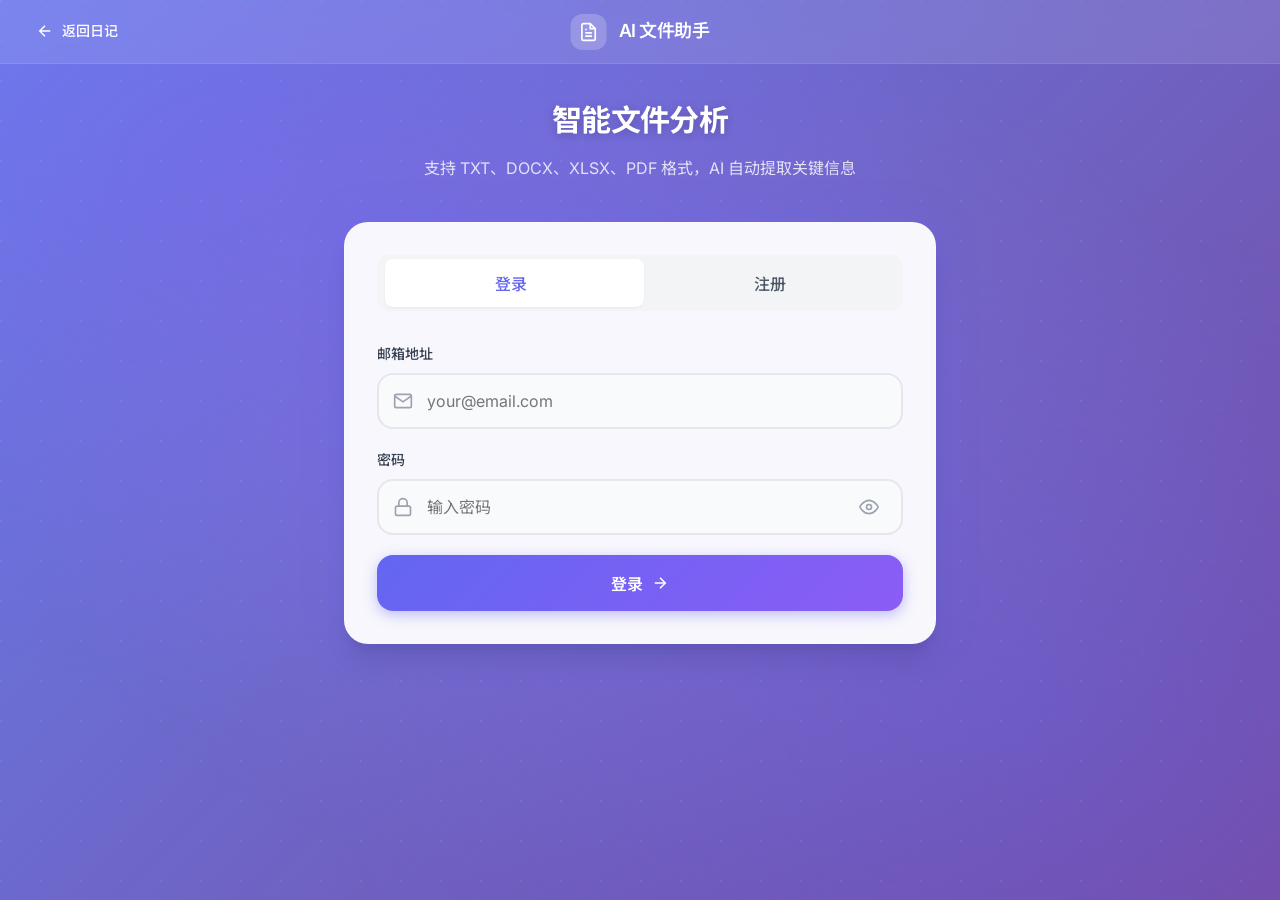
<file: templates/upload.html>
<!DOCTYPE html>
<html lang="zh-CN">
<head>
    <meta charset="UTF-8">
    <meta name="viewport" content="width=device-width, initial-scale=1.0, maximum-scale=1.0, user-scalable=no">
    <meta name="theme-color" content="#6366f1">
    <title>AI 文件总结助手</title>
    <link rel="preconnect" href="https://fonts.googleapis.com">
    <link rel="preconnect" href="https://fonts.gstatic.com" crossorigin>
    <link href="https://fonts.googleapis.com/css2?family=Inter:wght@400;500;600;700&family=Noto+Sans+SC:wght@400;500;600;700&display=swap" rel="stylesheet">
    <link rel="stylesheet" href="/static/upload.css">
</head>
<body>
    <div class="app-container">
        <!-- 背景装饰 -->
        <div class="bg-decoration">
            <div class="bg-gradient"></div>
            <div class="bg-pattern"></div>
        </div>

        <!-- 导航栏 -->
        <nav class="navbar">
            <a href="/" class="nav-back">
                <svg class="icon" viewBox="0 0 24 24" fill="none" stroke="currentColor" stroke-width="2">
                    <path d="M19 12H5M12 19l-7-7 7-7"/>
                </svg>
                <span>返回日记</span>
            </a>
            <div class="nav-brand">
                <div class="brand-icon">
                    <svg viewBox="0 0 24 24" fill="none" stroke="currentColor" stroke-width="2">
                        <path d="M14 2H6a2 2 0 0 0-2 2v16a2 2 0 0 0 2 2h12a2 2 0 0 0 2-2V8z"/>
                        <polyline points="14 2 14 8 20 8"/>
                        <line x1="16" y1="13" x2="8" y2="13"/>
                        <line x1="16" y1="17" x2="8" y2="17"/>
                        <polyline points="10 9 9 9 8 9"/>
                    </svg>
                </div>
                <span class="brand-text">AI 文件助手</span>
            </div>
            <div class="nav-spacer"></div>
        </nav>

        <!-- 主内容区 -->
        <main class="main-content">
            <!-- 头部 -->
            <header class="page-header">
                <h1 class="page-title">智能文件分析</h1>
                <p class="page-subtitle">支持 TXT、DOCX、XLSX、PDF 格式，AI 自动提取关键信息</p>
            </header>

            <!-- 认证区域 -->
            <section class="auth-container" id="authSection">
                <div class="auth-card">
                    <div class="auth-tabs">
                        <button class="auth-tab active" data-tab="login" onclick="switchAuthTab('login')">
                            <span class="tab-text">登录</span>
                        </button>
                        <button class="auth-tab" data-tab="register" onclick="switchAuthTab('register')">
                            <span class="tab-text">注册</span>
                        </button>
                        <div class="tab-indicator"></div>
                    </div>

                    <!-- 登录表单 -->
                    <form class="auth-form active" id="loginForm" onsubmit="event.preventDefault(); login();">
                        <div class="form-group">
                            <label class="form-label" for="loginEmail">邮箱地址</label>
                            <div class="input-wrapper">
                                <svg class="input-icon" viewBox="0 0 24 24" fill="none" stroke="currentColor" stroke-width="2">
                                    <path d="M4 4h16c1.1 0 2 .9 2 2v12c0 1.1-.9 2-2 2H4c-1.1 0-2-.9-2-2V6c0-1.1.9-2 2-2z"/>
                                    <polyline points="22,6 12,13 2,6"/>
                                </svg>
                                <input type="email" id="loginEmail" class="form-input" placeholder="your@email.com" required autocomplete="email">
                            </div>
                        </div>
                        <div class="form-group">
                            <label class="form-label" for="loginPassword">密码</label>
                            <div class="input-wrapper">
                                <svg class="input-icon" viewBox="0 0 24 24" fill="none" stroke="currentColor" stroke-width="2">
                                    <rect x="3" y="11" width="18" height="11" rx="2" ry="2"/>
                                    <path d="M7 11V7a5 5 0 0 1 10 0v4"/>
                                </svg>
                                <input type="password" id="loginPassword" class="form-input" placeholder="输入密码" required autocomplete="current-password">
                                <button type="button" class="password-toggle" onclick="togglePassword('loginPassword')">
                                    <svg class="eye-icon" viewBox="0 0 24 24" fill="none" stroke="currentColor" stroke-width="2">
                                        <path d="M1 12s4-8 11-8 11 8 11 8-4 8-11 8-11-8-11-8z"/>
                                        <circle cx="12" cy="12" r="3"/>
                                    </svg>
                                </button>
                            </div>
                        </div>
                        <button type="submit" class="btn btn-primary btn-full">
                            <span class="btn-text">登录</span>
                            <svg class="btn-icon" viewBox="0 0 24 24" fill="none" stroke="currentColor" stroke-width="2">
                                <line x1="5" y1="12" x2="19" y2="12"/>
                                <polyline points="12 5 19 12 12 19"/>
                            </svg>
                        </button>
                    </form>

                    <!-- 注册表单 -->
                    <form class="auth-form" id="registerForm" onsubmit="event.preventDefault(); register();">
                        <div class="form-group">
                            <label class="form-label" for="regUsername">用户名</label>
                            <div class="input-wrapper">
                                <svg class="input-icon" viewBox="0 0 24 24" fill="none" stroke="currentColor" stroke-width="2">
                                    <path d="M20 21v-2a4 4 0 0 0-4-4H8a4 4 0 0 0-4 4v2"/>
                                    <circle cx="12" cy="7" r="4"/>
                                </svg>
                                <input type="text" id="regUsername" class="form-input" placeholder="设置用户名" required autocomplete="username">
                            </div>
                        </div>
                        <div class="form-group">
                            <label class="form-label" for="regEmail">邮箱地址</label>
                            <div class="input-wrapper">
                                <svg class="input-icon" viewBox="0 0 24 24" fill="none" stroke="currentColor" stroke-width="2">
                                    <path d="M4 4h16c1.1 0 2 .9 2 2v12c0 1.1-.9 2-2 2H4c-1.1 0-2-.9-2-2V6c0-1.1.9-2 2-2z"/>
                                    <polyline points="22,6 12,13 2,6"/>
                                </svg>
                                <input type="email" id="regEmail" class="form-input" placeholder="your@email.com" required autocomplete="email">
                            </div>
                        </div>
                        <div class="form-group">
                            <label class="form-label" for="regPassword">密码</label>
                            <div class="input-wrapper">
                                <svg class="input-icon" viewBox="0 0 24 24" fill="none" stroke="currentColor" stroke-width="2">
                                    <rect x="3" y="11" width="18" height="11" rx="2" ry="2"/>
                                    <path d="M7 11V7a5 5 0 0 1 10 0v4"/>
                                </svg>
                                <input type="password" id="regPassword" class="form-input" placeholder="设置密码（至少6位）" required autocomplete="new-password" minlength="6">
                                <button type="button" class="password-toggle" onclick="togglePassword('regPassword')">
                                    <svg class="eye-icon" viewBox="0 0 24 24" fill="none" stroke="currentColor" stroke-width="2">
                                        <path d="M1 12s4-8 11-8 11 8 11 8-4 8-11 8-11-8-11-8z"/>
                                        <circle cx="12" cy="12" r="3"/>
                                    </svg>
                                </button>
                            </div>
                        </div>
                        <button type="submit" class="btn btn-primary btn-full">
                            <span class="btn-text">创建账户</span>
                            <svg class="btn-icon" viewBox="0 0 24 24" fill="none" stroke="currentColor" stroke-width="2">
                                <line x1="5" y1="12" x2="19" y2="12"/>
                                <polyline points="12 5 19 12 12 19"/>
                            </svg>
                        </button>
                    </form>
                </div>
            </section>

            <!-- 上传区域 -->
            <section class="upload-container" id="uploadSection" style="display: none;">
                <!-- 用户信息栏 -->
                <div class="user-bar">
                    <div class="user-info">
                        <div class="user-avatar">
                            <svg viewBox="0 0 24 24" fill="none" stroke="currentColor" stroke-width="2">
                                <path d="M20 21v-2a4 4 0 0 0-4-4H8a4 4 0 0 0-4 4v2"/>
                                <circle cx="12" cy="7" r="4"/>
                            </svg>
                        </div>
                        <div class="user-details">
                            <span class="user-greeting">欢迎回来</span>
                            <span class="user-name" id="username">用户</span>
                        </div>
                    </div>
                    <button class="btn btn-ghost btn-sm" onclick="logout()">
                        <svg class="btn-icon" viewBox="0 0 24 24" fill="none" stroke="currentColor" stroke-width="2">
                            <path d="M9 21H5a2 2 0 0 1-2-2V5a2 2 0 0 1 2-2h4"/>
                            <polyline points="16 17 21 12 16 7"/>
                            <line x1="21" y1="12" x2="9" y2="12"/>
                        </svg>
                        <span>退出</span>
                    </button>
                </div>

                <!-- 上传模式切换 -->
                <div class="upload-mode-tabs">
                    <button class="mode-tab active" data-mode="simple" onclick="switchUploadMode('simple')">
                        <div class="mode-icon">
                            <svg viewBox="0 0 24 24" fill="none" stroke="currentColor" stroke-width="2">
                                <path d="M21 15v4a2 2 0 0 1-2 2H5a2 2 0 0 1-2-2v-4"/>
                                <polyline points="17 8 12 3 7 8"/>
                                <line x1="12" y1="3" x2="12" y2="15"/>
                            </svg>
                        </div>
                        <div class="mode-info">
                            <span class="mode-title">普通上传</span>
                            <span class="mode-desc">适合小文件</span>
                        </div>
                    </button>
                    <button class="mode-tab" data-mode="chunked" onclick="switchUploadMode('chunked')">
                        <div class="mode-icon">
                            <svg viewBox="0 0 24 24" fill="none" stroke="currentColor" stroke-width="2">
                                <path d="M12 2L2 7l10 5 10-5-10-5z"/>
                                <path d="M2 17l10 5 10-5"/>
                                <path d="M2 12l10 5 10-5"/>
                            </svg>
                        </div>
                        <div class="mode-info">
                            <span class="mode-title">大文件上传</span>
                            <span class="mode-desc">支持最大 50MB</span>
                        </div>
                    </button>
                </div>

                <!-- 普通上传区域 -->
                <div class="upload-card" id="simpleUpload">
                    <div class="drop-zone" id="dropZone">
                        <input type="file" id="fileInput" accept=".txt,.docx,.xlsx,.pdf" hidden>
                        <div class="drop-content">
                            <div class="drop-icon-wrapper">
                                <div class="drop-icon">
                                    <svg viewBox="0 0 24 24" fill="none" stroke="currentColor" stroke-width="1.5">
                                        <path d="M21 15v4a2 2 0 0 1-2 2H5a2 2 0 0 1-2-2v-4"/>
                                        <polyline points="17 8 12 3 7 8"/>
                                        <line x1="12" y1="3" x2="12" y2="15"/>
                                    </svg>
                                </div>
                                <div class="drop-icon-bg"></div>
                            </div>
                            <h3 class="drop-title">拖拽文件到这里</h3>
                            <p class="drop-subtitle">或点击选择文件</p>
                            <div class="drop-formats">
                                <span class="format-tag">TXT</span>
                                <span class="format-tag">DOCX</span>
                                <span class="format-tag">XLSX</span>
                                <span class="format-tag">PDF</span>
                            </div>
                        </div>
                    </div>
                    <div class="file-preview" id="fileInfo"></div>
                </div>

                <!-- 大文件上传区域 -->
                <div class="upload-card" id="chunkedUpload" style="display: none;">
                    <div class="drop-zone" id="chunkedDropZone">
                        <input type="file" id="chunkedFileInput" accept=".txt,.docx,.xlsx,.pdf" hidden>
                        <div class="drop-content">
                            <div class="drop-icon-wrapper">
                                <div class="drop-icon large">
                                    <svg viewBox="0 0 24 24" fill="none" stroke="currentColor" stroke-width="1.5">
                                        <path d="M12 2L2 7l10 5 10-5-10-5z"/>
                                        <path d="M2 17l10 5 10-5"/>
                                        <path d="M2 12l10 5 10-5"/>
                                    </svg>
                                </div>
                                <div class="drop-icon-bg large"></div>
                            </div>
                            <h3 class="drop-title">拖拽大文件到这里</h3>
                            <p class="drop-subtitle">支持最大 50MB 的文件</p>
                            <div class="drop-formats">
                                <span class="format-tag">TXT</span>
                                <span class="format-tag">DOCX</span>
                                <span class="format-tag">XLSX</span>
                                <span class="format-tag">PDF</span>
                            </div>
                        </div>
                    </div>
                    <div class="file-preview" id="chunkedFileInfo"></div>
                    
                    <!-- 进度条 -->
                    <div class="progress-panel" id="chunkedProgress" style="display: none;">
                        <div class="progress-header">
                            <span class="progress-label">上传进度</span>
                            <span class="progress-percent" id="progressText">0%</span>
                        </div>
                        <div class="progress-bar-container">
                            <div class="progress-track">
                                <div class="progress-fill" id="progressFill"></div>
                            </div>
                        </div>
                        <div class="progress-meta">
                            <span class="chunk-status" id="chunkInfo">准备上传...</span>
                        </div>
                    </div>
                </div>

                <!-- 分析结果 -->
                <div class="result-card" id="resultSection" style="display: none;">
                    <div class="result-header">
                        <div class="result-icon">
                            <svg viewBox="0 0 24 24" fill="none" stroke="currentColor" stroke-width="2">
                                <path d="M14 2H6a2 2 0 0 0-2 2v16a2 2 0 0 0 2 2h12a2 2 0 0 0 2-2V8z"/>
                                <polyline points="14 2 14 8 20 8"/>
                                <line x1="16" y1="13" x2="8" y2="13"/>
                                <line x1="16" y1="17" x2="8" y2="17"/>
                                <polyline points="10 9 9 9 8 9"/>
                            </svg>
                        </div>
                        <div class="result-title-group">
                            <h2 class="result-title">AI 分析结果</h2>
                            <span class="result-subtitle">智能提取关键信息</span>
                        </div>
                    </div>

                    <div class="result-content">
                        <div class="result-meta-grid">
                            <div class="meta-item">
                                <span class="meta-label">文件名</span>
                                <span class="meta-value" id="resultFilename">-</span>
                            </div>
                            <div class="meta-item">
                                <span class="meta-label">文件大小</span>
                                <span class="meta-value" id="resultSize">-</span>
                            </div>
                            <div class="meta-item full">
                                <span class="meta-label">文档类别</span>
                                <span class="meta-badge" id="resultCategory">-</span>
                            </div>
                        </div>

                        <div class="result-section">
                            <h3 class="section-title">
                                <svg class="section-icon" viewBox="0 0 24 24" fill="none" stroke="currentColor" stroke-width="2">
                                    <path d="M14 2H6a2 2 0 0 0-2 2v16a2 2 0 0 0 2 2h12a2 2 0 0 0 2-2V8z"/>
                                    <polyline points="14 2 14 8 20 8"/>
                                    <line x1="16" y1="13" x2="8" y2="13"/>
                                    <line x1="16" y1="17" x2="8" y2="17"/>
                                    <polyline points="10 9 9 9 8 9"/>
                                </svg>
                                内容总结
                            </h3>
                            <div class="summary-box">
                                <p class="summary-text" id="resultSummary">-</p>
                            </div>
                        </div>

                        <div class="result-section">
                            <h3 class="section-title">
                                <svg class="section-icon" viewBox="0 0 24 24" fill="none" stroke="currentColor" stroke-width="2">
                                    <polygon points="12 2 15.09 8.26 22 9.27 17 14.14 18.18 21.02 12 17.77 5.82 21.02 7 14.14 2 9.27 8.91 8.26 12 2"/>
                                </svg>
                                关键要点
                            </h3>
                            <ul class="key-points-list" id="resultKeyPoints"></ul>
                        </div>
                    </div>
                </div>
            </section>
        </main>

        <!-- Toast 提示 -->
        <div class="toast-container" id="toastContainer">
            <div class="toast" id="toast">
                <div class="toast-icon" id="toastIcon"></div>
                <div class="toast-content">
                    <span class="toast-message" id="toastMessage"></span>
                </div>
            </div>
        </div>
    </div>

    <script>
        // 全局变量
        let token = localStorage.getItem('token');
        let currentUploadMode = 'simple';
        let isUploading = false;

        // DOM 加载完成后初始化
        document.addEventListener('DOMContentLoaded', () => {
            if (token) {
                showUploadSection();
            } else {
                showAuthSection();
            }

            // 初始化拖拽区域
            setupDropZone('dropZone', 'fileInput', handleSimpleFileSelect);
            setupDropZone('chunkedDropZone', 'chunkedFileInput', handleChunkedFileSelect);

            // 点击上传区域触发文件选择
            document.getElementById('dropZone').addEventListener('click', (e) => {
                if (e.target.closest('.drop-zone')) {
                    document.getElementById('fileInput').click();
                }
            });

            document.getElementById('chunkedDropZone').addEventListener('click', (e) => {
                if (e.target.closest('.drop-zone')) {
                    document.getElementById('chunkedFileInput').click();
                }
            });
        });

        // 设置拖拽区域
        function setupDropZone(zoneId, inputId, callback) {
            const dropZone = document.getElementById(zoneId);
            const fileInput = document.getElementById(inputId);

            ['dragenter', 'dragover', 'dragleave', 'drop'].forEach(eventName => {
                dropZone.addEventListener(eventName, preventDefaults, false);
            });

            function preventDefaults(e) {
                e.preventDefault();
                e.stopPropagation();
            }

            ['dragenter', 'dragover'].forEach(eventName => {
                dropZone.addEventListener(eventName, () => {
                    dropZone.classList.add('dragover');
                }, false);
            });

            ['dragleave', 'drop'].forEach(eventName => {
                dropZone.addEventListener(eventName, () => {
                    dropZone.classList.remove('dragover');
                }, false);
            });

            dropZone.addEventListener('drop', (e) => {
                const files = e.dataTransfer.files;
                if (files.length > 0 && !isUploading) {
                    callback(files[0]);
                }
            }, false);

            fileInput.addEventListener('change', (e) => {
                if (e.target.files.length > 0 && !isUploading) {
                    callback(e.target.files[0]);
                }
            });
        }

        // 切换认证标签
        function switchAuthTab(tab) {
            const tabs = document.querySelectorAll('.auth-tab');
            const forms = document.querySelectorAll('.auth-form');
            const indicator = document.querySelector('.tab-indicator');

            tabs.forEach(t => t.classList.remove('active'));
            forms.forEach(f => f.classList.remove('active'));

            const activeTab = document.querySelector(`[data-tab="${tab}"]`);
            activeTab.classList.add('active');
            document.getElementById(tab + 'Form').classList.add('active');

            // 移动指示器
            const tabRect = activeTab.getBoundingClientRect();
            const containerRect = activeTab.parentElement.getBoundingClientRect();
            indicator.style.transform = `translateX(${tabRect.left - containerRect.left}px)`;
            indicator.style.width = `${tabRect.width}px`;
        }

        // 切换密码显示
        function togglePassword(inputId) {
            const input = document.getElementById(inputId);
            const type = input.type === 'password' ? 'text' : 'password';
            input.type = type;
        }

        // 切换上传模式
        function switchUploadMode(mode) {
            if (isUploading) return;
            
            currentUploadMode = mode;
            const tabs = document.querySelectorAll('.mode-tab');
            tabs.forEach(tab => {
                tab.classList.toggle('active', tab.dataset.mode === mode);
            });

            document.getElementById('simpleUpload').style.display = mode === 'simple' ? 'block' : 'none';
            document.getElementById('chunkedUpload').style.display = mode === 'chunked' ? 'block' : 'none';
            document.getElementById('resultSection').style.display = 'none';
        }

        // 登录
        async function login() {
            const email = document.getElementById('loginEmail').value;
            const password = document.getElementById('loginPassword').value;
            const btn = document.querySelector('#loginForm .btn-primary');

            if (!email || !password) {
                showToast('请填写邮箱和密码', 'error');
                return;
            }

            setLoading(btn, true);

            try {
                const response = await fetch('/login', {
                    method: 'POST',
                    headers: { 'Content-Type': 'application/x-www-form-urlencoded' },
                    body: `username=${encodeURIComponent(email)}&password=${encodeURIComponent(password)}`
                });

                if (response.ok) {
                    const data = await response.json();
                    token = data.access_token;
                    localStorage.setItem('token', token);
                    showToast('登录成功', 'success');
                    showUploadSection();
                } else {
                    const error = await response.json();
                    showToast(error.detail || '登录失败，请检查邮箱和密码', 'error');
                }
            } catch (error) {
                showToast('网络错误，请稍后重试', 'error');
            } finally {
                setLoading(btn, false);
            }
        }

        // 注册
        async function register() {
            const username = document.getElementById('regUsername').value;
            const email = document.getElementById('regEmail').value;
            const password = document.getElementById('regPassword').value;
            const btn = document.querySelector('#registerForm .btn-primary');

            if (!username || !email || !password) {
                showToast('请填写所有字段', 'error');
                return;
            }

            if (password.length < 6) {
                showToast('密码至少需要6位', 'error');
                return;
            }

            setLoading(btn, true);

            try {
                const response = await fetch('/register', {
                    method: 'POST',
                    headers: { 'Content-Type': 'application/json' },
                    body: JSON.stringify({ username, email, password })
                });

                if (response.ok) {
                    showToast('注册成功，请登录', 'success');
                    switchAuthTab('login');
                    document.getElementById('loginEmail').value = email;
                } else {
                    const error = await response.json();
                    showToast(error.detail || '注册失败', 'error');
                }
            } catch (error) {
                showToast('网络错误，请稍后重试', 'error');
            } finally {
                setLoading(btn, false);
            }
        }

        // 退出登录
        function logout() {
            token = null;
            localStorage.removeItem('token');
            showToast('已退出登录', 'info');
            showAuthSection();
        }

        // 显示认证区域
        function showAuthSection() {
            document.getElementById('authSection').style.display = 'block';
            document.getElementById('uploadSection').style.display = 'none';
            
            // 初始化标签指示器
            setTimeout(() => {
                const activeTab = document.querySelector('.auth-tab.active');
                if (activeTab) {
                    const indicator = document.querySelector('.tab-indicator');
                    const tabRect = activeTab.getBoundingClientRect();
                    const containerRect = activeTab.parentElement.getBoundingClientRect();
                    indicator.style.transform = `translateX(${tabRect.left - containerRect.left}px)`;
                    indicator.style.width = `${tabRect.width}px`;
                }
            }, 100);
        }

        // 显示上传区域
        async function showUploadSection() {
            document.getElementById('authSection').style.display = 'none';
            document.getElementById('uploadSection').style.display = 'block';
            
            try {
                const response = await fetch('/me', {
                    headers: { 'Authorization': `Bearer ${token}` }
                });
                if (response.ok) {
                    const user = await response.json();
                    document.getElementById('username').textContent = user.username;
                }
            } catch (error) {
                console.error('获取用户信息失败');
            }
        }

        // 普通文件上传
        async function handleSimpleFileSelect(file) {
            if (!validateFile(file)) return;
            
            showFileInfo(file, 'fileInfo');
            document.getElementById('resultSection').style.display = 'none';
            isUploading = true;

            const formData = new FormData();
            formData.append('file', file);

            showToast('正在上传并分析...', 'info');

            try {
                const response = await fetch('/upload-file', {
                    method: 'POST',
                    headers: { 'Authorization': `Bearer ${token}` },
                    body: formData
                });

                if (response.ok) {
                    const result = await response.json();
                    displayResult(result, file.size);
                    showToast('分析完成！', 'success');
                } else {
                    const error = await response.json();
                    showToast(error.detail || '上传失败', 'error');
                }
            } catch (error) {
                showToast('网络错误', 'error');
            } finally {
                isUploading = false;
            }
        }

        // 大文件分片上传
        async function handleChunkedFileSelect(file) {
            if (!validateFile(file)) return;
            
            showFileInfo(file, 'chunkedFileInfo');
            document.getElementById('resultSection').style.display = 'none';
            document.getElementById('chunkedProgress').style.display = 'block';
            isUploading = true;

            const CHUNK_SIZE = 1 * 1024 * 1024;
            const totalChunks = Math.ceil(file.size / CHUNK_SIZE);
            let uploadedChunks = 0;

            updateProgress(0, '准备上传...');

            try {
                // 初始化上传
                const initResponse = await fetch('/upload/init', {
                    method: 'POST',
                    headers: { 
                        'Authorization': `Bearer ${token}`,
                        'Content-Type': 'application/x-www-form-urlencoded'
                    },
                    body: `filename=${encodeURIComponent(file.name)}&total_size=${file.size}`
                });

                if (!initResponse.ok) {
                    const error = await initResponse.json();
                    throw new Error(error.detail || '初始化失败');
                }

                const initData = await initResponse.json();
                const fileId = initData.file_id;

                // 上传分片
                for (let i = 0; i < totalChunks; i++) {
                    const start = i * CHUNK_SIZE;
                    const end = Math.min(start + CHUNK_SIZE, file.size);
                    const chunk = file.slice(start, end);

                    const formData = new FormData();
                    formData.append('file_id', fileId);
                    formData.append('chunk_number', i + 1);
                    formData.append('total_chunks', totalChunks);
                    formData.append('chunk', chunk);

                    const response = await fetch('/upload/chunk', {
                        method: 'POST',
                        headers: { 'Authorization': `Bearer ${token}` },
                        body: formData
                    });

                    if (!response.ok) {
                        throw new Error('分片上传失败');
                    }

                    uploadedChunks++;
                    const progress = Math.round((uploadedChunks / totalChunks) * 100);
                    updateProgress(progress, `上传中: ${uploadedChunks}/${totalChunks} 分片`);
                }

                // 完成上传
                updateProgress(100, '正在分析...');
                
                const completeResponse = await fetch('/upload/complete', {
                    method: 'POST',
                    headers: { 
                        'Authorization': `Bearer ${token}`,
                        'Content-Type': 'application/x-www-form-urlencoded'
                    },
                    body: `file_id=${fileId}&filename=${encodeURIComponent(file.name)}`
                });

                if (completeResponse.ok) {
                    const result = await completeResponse.json();
                    displayResult(result, file.size);
                    showToast('分析完成！', 'success');
                } else {
                    const error = await completeResponse.json();
                    throw new Error(error.detail || '合并失败');
                }

            } catch (error) {
                showToast(error.message, 'error');
            } finally {
                isUploading = false;
                setTimeout(() => {
                    document.getElementById('chunkedProgress').style.display = 'none';
                }, 1000);
            }
        }

        // 验证文件
        function validateFile(file) {
            const validTypes = ['.txt', '.docx', '.xlsx', '.pdf'];
            const ext = '.' + file.name.split('.').pop().toLowerCase();
            
            if (!validTypes.includes(ext)) {
                showToast('不支持的文件格式', 'error');
                return false;
            }
            
            return true;
        }

        // 更新进度
        function updateProgress(percent, text) {
            document.getElementById('progressFill').style.width = `${percent}%`;
            document.getElementById('progressText').textContent = `${percent}%`;
            document.getElementById('chunkInfo').textContent = text;
        }

        // 显示文件信息
        function showFileInfo(file, elementId) {
            const info = document.getElementById(elementId);
            const ext = file.name.split('.').pop().toUpperCase();
            
            info.innerHTML = `
                <div class="file-item">
                    <div class="file-icon file-icon-${ext.toLowerCase()}">
                        <span>${ext}</span>
                    </div>
                    <div class="file-details">
                        <span class="file-name">${file.name}</span>
                        <span class="file-size">${formatSize(file.size)}</span>
                    </div>
                    <button class="file-remove" onclick="clearFile('${elementId}')">
                        <svg viewBox="0 0 24 24" fill="none" stroke="currentColor" stroke-width="2">
                            <line x1="18" y1="6" x2="6" y2="18"/>
                            <line x1="6" y1="6" x2="18" y2="18"/>
                        </svg>
                    </button>
                </div>
            `;
        }

        // 清除文件
        function clearFile(elementId) {
            document.getElementById(elementId).innerHTML = '';
            if (elementId === 'fileInfo') {
                document.getElementById('fileInput').value = '';
            } else {
                document.getElementById('chunkedFileInput').value = '';
                document.getElementById('chunkedProgress').style.display = 'none';
            }
            document.getElementById('resultSection').style.display = 'none';
        }

        // 格式化文件大小
        function formatSize(bytes) {
            if (bytes < 1024) return bytes + ' B';
            if (bytes < 1024 * 1024) return (bytes / 1024).toFixed(1) + ' KB';
            return (bytes / (1024 * 1024)).toFixed(1) + ' MB';
        }

        // 显示结果
        function displayResult(result, fileSize) {
            const resultSection = document.getElementById('resultSection');
            resultSection.style.display = 'block';
            resultSection.scrollIntoView({ behavior: 'smooth', block: 'start' });
            
            document.getElementById('resultFilename').textContent = result.filename;
            document.getElementById('resultSize').textContent = formatSize(fileSize);
            document.getElementById('resultCategory').textContent = result.category;
            document.getElementById('resultSummary').textContent = result.summary;
            
            const keyPoints = document.getElementById('resultKeyPoints');
            keyPoints.innerHTML = '';
            result.key_points.forEach((point, index) => {
                const li = document.createElement('li');
                li.style.animationDelay = `${index * 0.1}s`;
                li.innerHTML = `
                    <span class="point-marker">${index + 1}</span>
                    <span class="point-text">${point}</span>
                `;
                keyPoints.appendChild(li);
            });
        }

        // 设置按钮加载状态
        function setLoading(btn, loading) {
            btn.disabled = loading;
            btn.classList.toggle('loading', loading);
        }

        // 显示 Toast
        function showToast(message, type = 'info') {
            const toast = document.getElementById('toast');
            const toastMessage = document.getElementById('toastMessage');
            const toastIcon = document.getElementById('toastIcon');
            
            toast.className = `toast toast-${type}`;
            toastMessage.textContent = message;
            
            // 设置图标
            const icons = {
                success: '<svg viewBox="0 0 24 24" fill="none" stroke="currentColor" stroke-width="2"><polyline points="20 6 9 17 4 12"/></svg>',
                error: '<svg viewBox="0 0 24 24" fill="none" stroke="currentColor" stroke-width="2"><circle cx="12" cy="12" r="10"/><line x1="15" y1="9" x2="9" y2="15"/><line x1="9" y1="9" x2="15" y2="15"/></svg>',
                info: '<svg viewBox="0 0 24 24" fill="none" stroke="currentColor" stroke-width="2"><circle cx="12" cy="12" r="10"/><line x1="12" y1="16" x2="12" y2="12"/><line x1="12" y1="8" x2="12.01" y2="8"/></svg>'
            };
            toastIcon.innerHTML = icons[type] || icons.info;
            
            toast.classList.add('show');
            
            setTimeout(() => {
                toast.classList.remove('show');
            }, 3000);
        }
    </script>
</body>
</html>
</file>
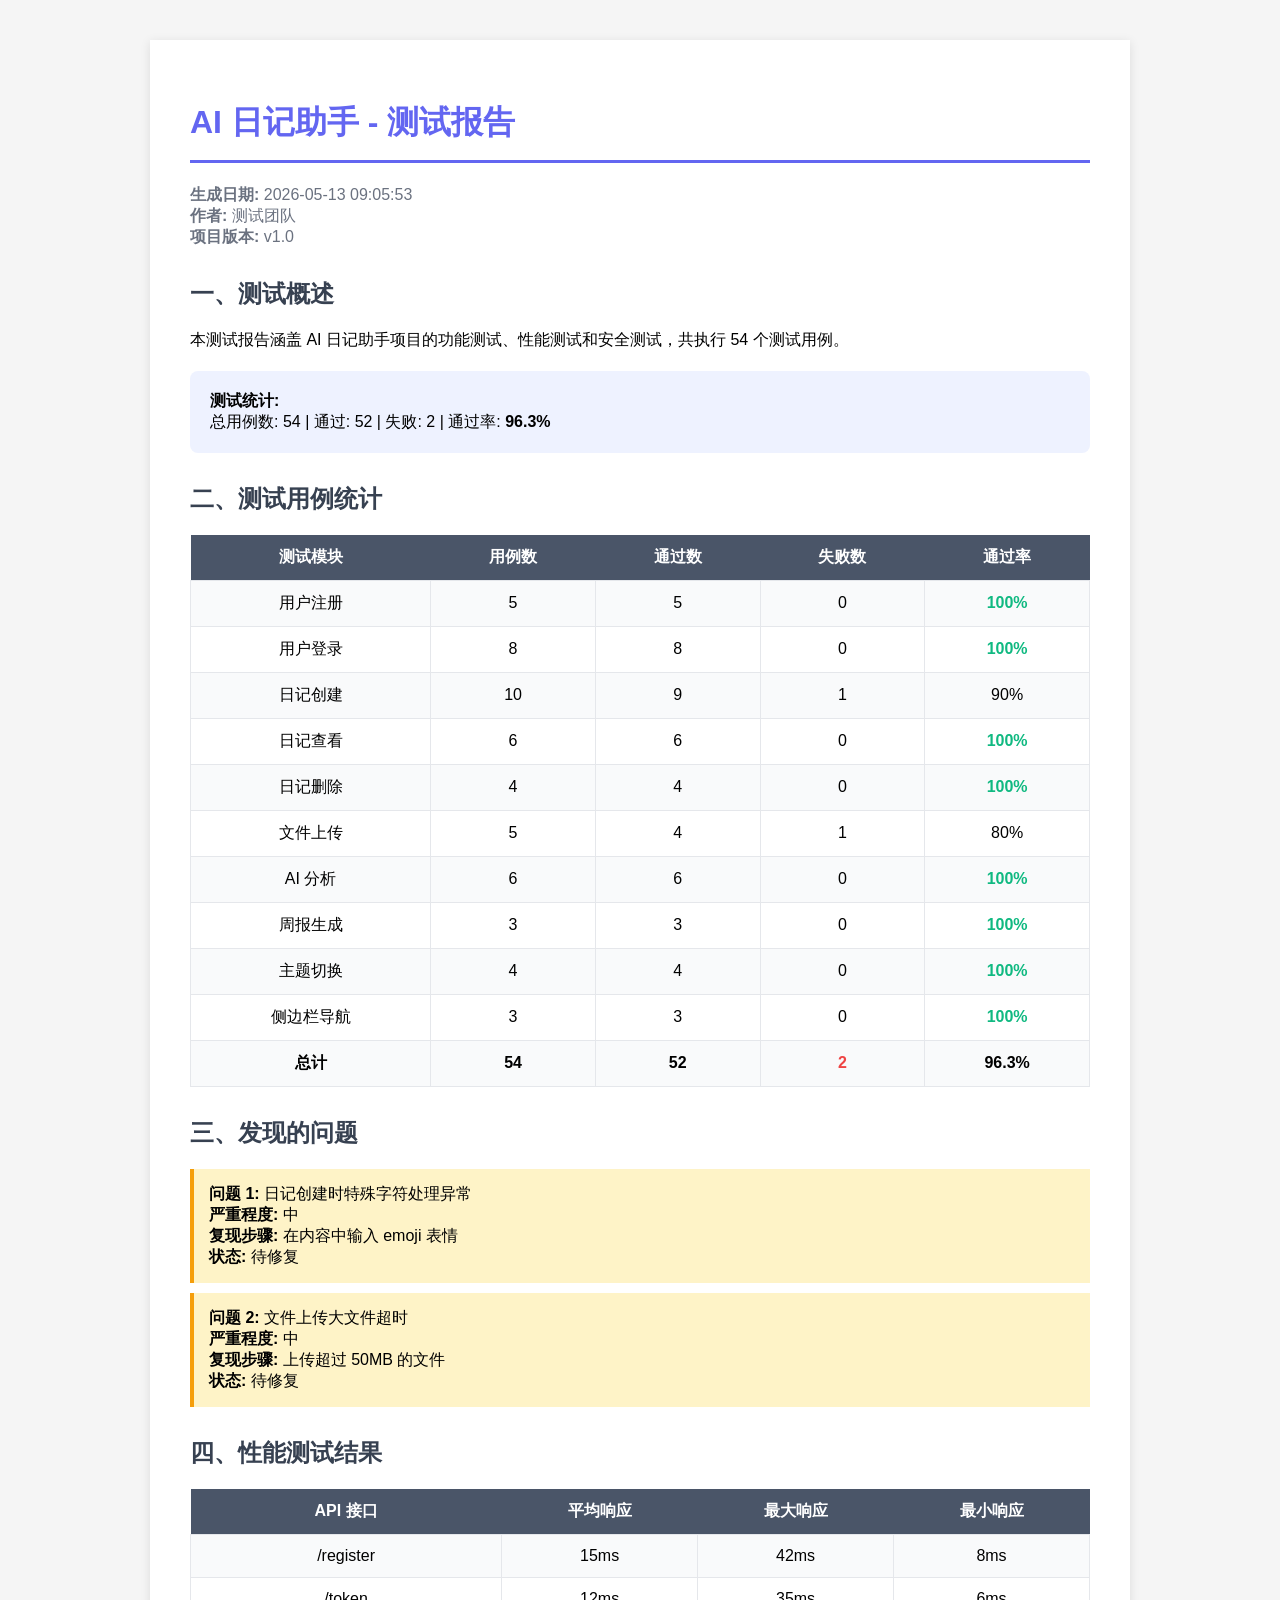
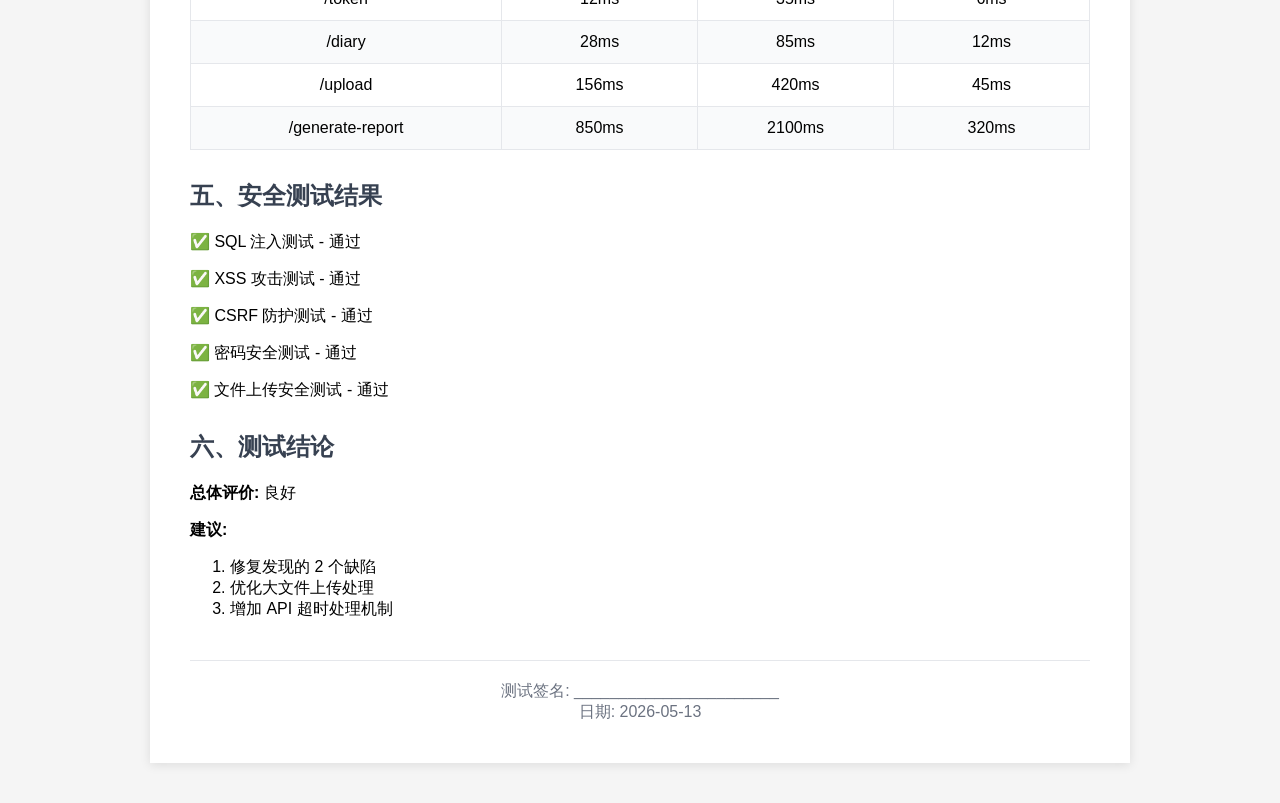
<file: test_docs/测试报告_AI日记助手.html>
<!DOCTYPE html>
<html lang="zh-CN">
<head>
    <meta charset="UTF-8">
    <meta name="viewport" content="width=device-width, initial-scale=1.0">
    <title>AI 日记助手 - 测试报告</title>
    <style>
        body { font-family: 'Microsoft YaHei', sans-serif; margin: 40px; background: #f5f5f5; }
        .report { max-width: 900px; margin: 0 auto; background: white; padding: 40px; box-shadow: 0 2px 10px rgba(0,0,0,0.1); }
        h1 { color: #6366F1; border-bottom: 3px solid #6366F1; padding-bottom: 15px; }
        h2 { color: #374151; margin-top: 30px; }
        table { width: 100%; border-collapse: collapse; margin: 20px 0; }
        th { background: #4A5568; color: white; padding: 12px; text-align: center; }
        td { padding: 12px; border: 1px solid #e5e7eb; text-align: center; }
        tr:nth-child(even) { background: #f9fafb; }
        .summary { background: #EEF2FF; padding: 20px; border-radius: 8px; margin: 20px 0; }
        .issue { background: #FEF3C7; padding: 15px; border-left: 4px solid #F59E0B; margin: 10px 0; }
        .status-pass { color: #10B981; font-weight: bold; }
        .status-fail { color: #EF4444; font-weight: bold; }
        .footer { text-align: center; margin-top: 40px; padding-top: 20px; border-top: 1px solid #e5e7eb; color: #6B7280; }
    </style>
</head>
<body>
    <div class="report">
        <h1>AI 日记助手 - 测试报告</h1>
        
        <div style="color: #6B7280; margin-bottom: 30px;">
            <strong>生成日期:</strong> 2026-05-13 09:05:53<br>
            <strong>作者:</strong> 测试团队<br>
            <strong>项目版本:</strong> v1.0
        </div>
        
        <h2>一、测试概述</h2>
        <p>本测试报告涵盖 AI 日记助手项目的功能测试、性能测试和安全测试，共执行 54 个测试用例。</p>
        
        <div class="summary">
            <strong>测试统计:</strong><br>
            总用例数: 54 | 通过: 52 | 失败: 2 | 通过率: <strong>96.3%</strong>
        </div>
        
        <h2>二、测试用例统计</h2>
        <table>
            <tr><th>测试模块</th><th>用例数</th><th>通过数</th><th>失败数</th><th>通过率</th></tr>
            <tr><td>用户注册</td><td>5</td><td>5</td><td>0</td><td class="status-pass">100%</td></tr>
            <tr><td>用户登录</td><td>8</td><td>8</td><td>0</td><td class="status-pass">100%</td></tr>
            <tr><td>日记创建</td><td>10</td><td>9</td><td>1</td><td>90%</td></tr>
            <tr><td>日记查看</td><td>6</td><td>6</td><td>0</td><td class="status-pass">100%</td></tr>
            <tr><td>日记删除</td><td>4</td><td>4</td><td>0</td><td class="status-pass">100%</td></tr>
            <tr><td>文件上传</td><td>5</td><td>4</td><td>1</td><td>80%</td></tr>
            <tr><td>AI 分析</td><td>6</td><td>6</td><td>0</td><td class="status-pass">100%</td></tr>
            <tr><td>周报生成</td><td>3</td><td>3</td><td>0</td><td class="status-pass">100%</td></tr>
            <tr><td>主题切换</td><td>4</td><td>4</td><td>0</td><td class="status-pass">100%</td></tr>
            <tr><td>侧边栏导航</td><td>3</td><td>3</td><td>0</td><td class="status-pass">100%</td></tr>
            <tr style="font-weight: bold;"><td>总计</td><td>54</td><td>52</td><td class="status-fail">2</td><td>96.3%</td></tr>
        </table>
        
        <h2>三、发现的问题</h2>
        <div class="issue">
            <strong>问题 1:</strong> 日记创建时特殊字符处理异常<br>
            <strong>严重程度:</strong> 中<br>
            <strong>复现步骤:</strong> 在内容中输入 emoji 表情<br>
            <strong>状态:</strong> 待修复
        </div>
        <div class="issue">
            <strong>问题 2:</strong> 文件上传大文件超时<br>
            <strong>严重程度:</strong> 中<br>
            <strong>复现步骤:</strong> 上传超过 50MB 的文件<br>
            <strong>状态:</strong> 待修复
        </div>
        
        <h2>四、性能测试结果</h2>
        <table>
            <tr><th>API 接口</th><th>平均响应</th><th>最大响应</th><th>最小响应</th></tr>
            <tr><td>/register</td><td>15ms</td><td>42ms</td><td>8ms</td></tr>
            <tr><td>/token</td><td>12ms</td><td>35ms</td><td>6ms</td></tr>
            <tr><td>/diary</td><td>28ms</td><td>85ms</td><td>12ms</td></tr>
            <tr><td>/upload</td><td>156ms</td><td>420ms</td><td>45ms</td></tr>
            <tr><td>/generate-report</td><td>850ms</td><td>2100ms</td><td>320ms</td></tr>
        </table>
        
        <h2>五、安全测试结果</h2>
        <p>✅ SQL 注入测试 - 通过</p>
        <p>✅ XSS 攻击测试 - 通过</p>
        <p>✅ CSRF 防护测试 - 通过</p>
        <p>✅ 密码安全测试 - 通过</p>
        <p>✅ 文件上传安全测试 - 通过</p>
        
        <h2>六、测试结论</h2>
        <p><strong>总体评价:</strong> 良好</p>
        <p><strong>建议:</strong></p>
        <ol>
            <li>修复发现的 2 个缺陷</li>
            <li>优化大文件上传处理</li>
            <li>增加 API 超时处理机制</li>
        </ol>
        
        <div class="footer">
            测试签名: _______________________<br>
            日期: 2026-05-13
        </div>
    </div>
</body>
</html>
</file>
<file: static/upload.css>
/* ========================================
   AI Journal Upload - Modern Design System
   ======================================== */

/* CSS Variables - Design Tokens */
:root {
  /* Colors - Indigo/Purple gradient theme */
  --color-primary: #6366f1;
  --color-primary-dark: #4f46e5;
  --color-primary-light: #818cf8;
  --color-secondary: #8b5cf6;
  --color-accent: #a78bfa;
  
  /* Semantic Colors */
  --color-success: #10b981;
  --color-error: #ef4444;
  --color-warning: #f59e0b;
  --color-info: #3b82f6;
  
  /* Neutral Colors */
  --color-white: #ffffff;
  --color-gray-50: #f9fafb;
  --color-gray-100: #f3f4f6;
  --color-gray-200: #e5e7eb;
  --color-gray-300: #d1d5db;
  --color-gray-400: #9ca3af;
  --color-gray-500: #6b7280;
  --color-gray-600: #4b5563;
  --color-gray-700: #374151;
  --color-gray-800: #1f2937;
  --color-gray-900: #111827;
  
  /* Background */
  --bg-primary: linear-gradient(135deg, #667eea 0%, #764ba2 100%);
  --bg-glass: rgba(255, 255, 255, 0.95);
  --bg-glass-hover: rgba(255, 255, 255, 0.98);
  
  /* Typography */
  --font-sans: 'Inter', 'Noto Sans SC', -apple-system, BlinkMacSystemFont, sans-serif;
  --font-mono: 'JetBrains Mono', 'Fira Code', monospace;
  
  /* Font Sizes */
  --text-xs: 0.75rem;
  --text-sm: 0.875rem;
  --text-base: 1rem;
  --text-lg: 1.125rem;
  --text-xl: 1.25rem;
  --text-2xl: 1.5rem;
  --text-3xl: 1.875rem;
  --text-4xl: 2.25rem;
  
  /* Spacing */
  --space-1: 0.25rem;
  --space-2: 0.5rem;
  --space-3: 0.75rem;
  --space-4: 1rem;
  --space-5: 1.25rem;
  --space-6: 1.5rem;
  --space-8: 2rem;
  --space-10: 2.5rem;
  --space-12: 3rem;
  --space-16: 4rem;
  
  /* Border Radius */
  --radius-sm: 0.375rem;
  --radius-md: 0.5rem;
  --radius-lg: 0.75rem;
  --radius-xl: 1rem;
  --radius-2xl: 1.5rem;
  --radius-full: 9999px;
  
  /* Shadows */
  --shadow-sm: 0 1px 2px 0 rgba(0, 0, 0, 0.05);
  --shadow-md: 0 4px 6px -1px rgba(0, 0, 0, 0.1), 0 2px 4px -1px rgba(0, 0, 0, 0.06);
  --shadow-lg: 0 10px 15px -3px rgba(0, 0, 0, 0.1), 0 4px 6px -2px rgba(0, 0, 0, 0.05);
  --shadow-xl: 0 20px 25px -5px rgba(0, 0, 0, 0.1), 0 10px 10px -5px rgba(0, 0, 0, 0.04);
  --shadow-glow: 0 0 40px rgba(99, 102, 241, 0.3);
  
  /* Transitions */
  --transition-fast: 150ms ease;
  --transition-base: 250ms ease;
  --transition-slow: 350ms ease;
  
  /* Layout */
  --max-width: 640px;
  --navbar-height: 64px;
}

/* Reset & Base */
*, *::before, *::after {
  box-sizing: border-box;
  margin: 0;
  padding: 0;
}

html {
  font-size: 16px;
  -webkit-font-smoothing: antialiased;
  -moz-osx-font-smoothing: grayscale;
}

body {
  font-family: var(--font-sans);
  line-height: 1.6;
  color: var(--color-gray-800);
  background: var(--bg-primary);
  min-height: 100vh;
  overflow-x: hidden;
}

/* App Container */
.app-container {
  min-height: 100vh;
  position: relative;
}

/* Background Decoration */
.bg-decoration {
  position: fixed;
  inset: 0;
  z-index: 0;
  overflow: hidden;
  pointer-events: none;
}

.bg-gradient {
  position: absolute;
  inset: 0;
  background: 
    radial-gradient(ellipse at 20% 20%, rgba(139, 92, 246, 0.3) 0%, transparent 50%),
    radial-gradient(ellipse at 80% 80%, rgba(99, 102, 241, 0.3) 0%, transparent 50%),
    radial-gradient(ellipse at 50% 50%, rgba(167, 139, 250, 0.2) 0%, transparent 70%);
}

.bg-pattern {
  position: absolute;
  inset: 0;
  background-image: 
    radial-gradient(circle at 1px 1px, rgba(255,255,255,0.15) 1px, transparent 0);
  background-size: 40px 40px;
  opacity: 0.5;
}

/* Navigation */
.navbar {
  position: fixed;
  top: 0;
  left: 0;
  right: 0;
  height: var(--navbar-height);
  display: flex;
  align-items: center;
  justify-content: space-between;
  padding: 0 var(--space-6);
  z-index: 100;
  background: rgba(255, 255, 255, 0.1);
  backdrop-filter: blur(12px);
  -webkit-backdrop-filter: blur(12px);
  border-bottom: 1px solid rgba(255, 255, 255, 0.1);
}

.nav-back {
  display: flex;
  align-items: center;
  gap: var(--space-2);
  color: var(--color-white);
  text-decoration: none;
  font-weight: 500;
  font-size: var(--text-sm);
  padding: var(--space-2) var(--space-3);
  border-radius: var(--radius-lg);
  transition: background var(--transition-fast);
}

.nav-back:hover {
  background: rgba(255, 255, 255, 0.15);
}

.nav-back .icon {
  width: 18px;
  height: 18px;
}

.nav-brand {
  display: flex;
  align-items: center;
  gap: var(--space-3);
  position: absolute;
  left: 50%;
  transform: translateX(-50%);
}

.brand-icon {
  width: 36px;
  height: 36px;
  display: flex;
  align-items: center;
  justify-content: center;
  background: rgba(255, 255, 255, 0.2);
  border-radius: var(--radius-lg);
  color: var(--color-white);
}

.brand-icon svg {
  width: 20px;
  height: 20px;
}

.brand-text {
  color: var(--color-white);
  font-weight: 600;
  font-size: var(--text-lg);
  letter-spacing: -0.025em;
}

.nav-spacer {
  width: 80px;
}

/* Main Content */
.main-content {
  position: relative;
  z-index: 1;
  max-width: var(--max-width);
  margin: 0 auto;
  padding: calc(var(--navbar-height) + var(--space-8)) var(--space-6) var(--space-12);
}

/* Page Header */
.page-header {
  text-align: center;
  margin-bottom: var(--space-10);
}

.page-title {
  font-size: var(--text-3xl);
  font-weight: 700;
  color: var(--color-white);
  margin-bottom: var(--space-3);
  text-shadow: 0 2px 10px rgba(0, 0, 0, 0.2);
  letter-spacing: -0.02em;
}

.page-subtitle {
  font-size: var(--text-base);
  color: rgba(255, 255, 255, 0.8);
  font-weight: 400;
}

/* Cards */
.auth-card,
.upload-card,
.result-card {
  background: var(--bg-glass);
  border-radius: var(--radius-2xl);
  box-shadow: var(--shadow-xl), var(--shadow-glow);
  backdrop-filter: blur(20px);
  -webkit-backdrop-filter: blur(20px);
  border: 1px solid rgba(255, 255, 255, 0.3);
  overflow: hidden;
}

/* Auth Container */
.auth-container {
  animation: fadeInUp 0.6s ease;
}

.auth-card {
  padding: var(--space-8);
}

/* Auth Tabs */
.auth-tabs {
  position: relative;
  display: flex;
  background: var(--color-gray-100);
  border-radius: var(--radius-lg);
  padding: var(--space-1);
  margin-bottom: var(--space-8);
}

.auth-tab {
  flex: 1;
  padding: var(--space-3) var(--space-4);
  border: none;
  background: transparent;
  font-family: inherit;
  font-size: var(--text-base);
  font-weight: 500;
  color: var(--color-gray-600);
  cursor: pointer;
  border-radius: var(--radius-md);
  transition: color var(--transition-fast);
  position: relative;
  z-index: 1;
}

.auth-tab.active {
  color: var(--color-primary);
}

.tab-indicator {
  position: absolute;
  top: var(--space-1);
  bottom: var(--space-1);
  background: var(--color-white);
  border-radius: var(--radius-md);
  box-shadow: var(--shadow-sm);
  transition: transform var(--transition-base), width var(--transition-base);
  z-index: 0;
}

/* Auth Forms */
.auth-form {
  display: none;
}

.auth-form.active {
  display: block;
  animation: fadeIn 0.3s ease;
}

/* Form Elements */
.form-group {
  margin-bottom: var(--space-5);
}

.form-label {
  display: block;
  font-size: var(--text-sm);
  font-weight: 500;
  color: var(--color-gray-700);
  margin-bottom: var(--space-2);
}

.input-wrapper {
  position: relative;
  display: flex;
  align-items: center;
}

.input-icon {
  position: absolute;
  left: var(--space-4);
  width: 20px;
  height: 20px;
  color: var(--color-gray-400);
  pointer-events: none;
  transition: color var(--transition-fast);
}

.form-input {
  width: 100%;
  padding: var(--space-4) var(--space-4) var(--space-4) var(--space-12);
  font-family: inherit;
  font-size: var(--text-base);
  color: var(--color-gray-800);
  background: var(--color-gray-50);
  border: 2px solid var(--color-gray-200);
  border-radius: var(--radius-xl);
  transition: all var(--transition-fast);
}

.form-input:hover {
  background: var(--color-white);
  border-color: var(--color-gray-300);
}

.form-input:focus {
  outline: none;
  background: var(--color-white);
  border-color: var(--color-primary);
  box-shadow: 0 0 0 4px rgba(99, 102, 241, 0.1);
}

.form-input:focus + .input-icon {
  color: var(--color-primary);
}

.password-toggle {
  position: absolute;
  right: var(--space-4);
  background: none;
  border: none;
  padding: var(--space-2);
  cursor: pointer;
  color: var(--color-gray-400);
  transition: color var(--transition-fast);
  display: flex;
  align-items: center;
  justify-content: center;
}

.password-toggle:hover {
  color: var(--color-gray-600);
}

.eye-icon {
  width: 20px;
  height: 20px;
}

/* Buttons */
.btn {
  display: inline-flex;
  align-items: center;
  justify-content: center;
  gap: var(--space-2);
  padding: var(--space-4) var(--space-6);
  font-family: inherit;
  font-size: var(--text-base);
  font-weight: 600;
  text-decoration: none;
  border: none;
  border-radius: var(--radius-xl);
  cursor: pointer;
  transition: all var(--transition-fast);
  position: relative;
  overflow: hidden;
}

.btn:disabled {
  opacity: 0.6;
  cursor: not-allowed;
}

.btn-primary {
  background: linear-gradient(135deg, var(--color-primary) 0%, var(--color-secondary) 100%);
  color: var(--color-white);
  box-shadow: 0 4px 14px rgba(99, 102, 241, 0.4);
}

.btn-primary:hover:not(:disabled) {
  transform: translateY(-2px);
  box-shadow: 0 6px 20px rgba(99, 102, 241, 0.5);
}

.btn-primary:active:not(:disabled) {
  transform: translateY(0);
}

.btn-primary.loading::after {
  content: '';
  width: 20px;
  height: 20px;
  border: 2px solid rgba(255, 255, 255, 0.3);
  border-top-color: var(--color-white);
  border-radius: 50%;
  animation: spin 0.8s linear infinite;
}

.btn-ghost {
  background: transparent;
  color: var(--color-gray-600);
  border: 1px solid var(--color-gray-200);
}

.btn-ghost:hover:not(:disabled) {
  background: var(--color-gray-50);
  border-color: var(--color-gray-300);
}

.btn-sm {
  padding: var(--space-2) var(--space-4);
  font-size: var(--text-sm);
}

.btn-full {
  width: 100%;
}

.btn-icon {
  width: 18px;
  height: 18px;
}

/* Upload Container */
.upload-container {
  animation: fadeInUp 0.6s ease;
}

/* User Bar */
.user-bar {
  display: flex;
  align-items: center;
  justify-content: space-between;
  margin-bottom: var(--space-6);
  padding: var(--space-4) var(--space-6);
  background: rgba(255, 255, 255, 0.15);
  backdrop-filter: blur(12px);
  border-radius: var(--radius-xl);
  border: 1px solid rgba(255, 255, 255, 0.2);
}

.user-info {
  display: flex;
  align-items: center;
  gap: var(--space-3);
}

.user-avatar {
  width: 40px;
  height: 40px;
  display: flex;
  align-items: center;
  justify-content: center;
  background: linear-gradient(135deg, var(--color-primary) 0%, var(--color-secondary) 100%);
  border-radius: var(--radius-full);
  color: var(--color-white);
}

.user-avatar svg {
  width: 20px;
  height: 20px;
}

.user-details {
  display: flex;
  flex-direction: column;
}

.user-greeting {
  font-size: var(--text-xs);
  color: rgba(255, 255, 255, 0.7);
  text-transform: uppercase;
  letter-spacing: 0.05em;
}

.user-name {
  font-size: var(--text-base);
  font-weight: 600;
  color: var(--color-white);
}

/* Upload Mode Tabs */
.upload-mode-tabs {
  display: grid;
  grid-template-columns: 1fr 1fr;
  gap: var(--space-3);
  margin-bottom: var(--space-6);
}

.mode-tab {
  display: flex;
  align-items: center;
  gap: var(--space-4);
  padding: var(--space-5);
  background: rgba(255, 255, 255, 0.1);
  backdrop-filter: blur(8px);
  border: 2px solid rgba(255, 255, 255, 0.2);
  border-radius: var(--radius-xl);
  cursor: pointer;
  transition: all var(--transition-fast);
}

.mode-tab:hover {
  background: rgba(255, 255, 255, 0.2);
  border-color: rgba(255, 255, 255, 0.3);
}

.mode-tab.active {
  background: var(--color-white);
  border-color: var(--color-white);
  box-shadow: var(--shadow-lg);
}

.mode-icon {
  width: 48px;
  height: 48px;
  display: flex;
  align-items: center;
  justify-content: center;
  background: linear-gradient(135deg, var(--color-primary) 0%, var(--color-secondary) 100%);
  border-radius: var(--radius-lg);
  color: var(--color-white);
  flex-shrink: 0;
}

.mode-tab.active .mode-icon {
  background: linear-gradient(135deg, var(--color-primary) 0%, var(--color-secondary) 100%);
}

.mode-icon svg {
  width: 24px;
  height: 24px;
}

.mode-info {
  display: flex;
  flex-direction: column;
  text-align: left;
}

.mode-title {
  font-size: var(--text-base);
  font-weight: 600;
  color: var(--color-white);
  transition: color var(--transition-fast);
}

.mode-tab.active .mode-title {
  color: var(--color-gray-800);
}

.mode-desc {
  font-size: var(--text-sm);
  color: rgba(255, 255, 255, 0.7);
  transition: color var(--transition-fast);
}

.mode-tab.active .mode-desc {
  color: var(--color-gray-500);
}

/* Upload Card */
.upload-card {
  padding: var(--space-8);
  margin-bottom: var(--space-6);
}

/* Drop Zone */
.drop-zone {
  position: relative;
  border: 2px dashed var(--color-gray-300);
  border-radius: var(--radius-xl);
  padding: var(--space-12) var(--space-8);
  text-align: center;
  cursor: pointer;
  transition: all var(--transition-fast);
  background: var(--color-gray-50);
}

.drop-zone:hover,
.drop-zone.dragover {
  border-color: var(--color-primary);
  background: rgba(99, 102, 241, 0.05);
}

.drop-zone.dragover {
  transform: scale(1.02);
}

.drop-content {
  display: flex;
  flex-direction: column;
  align-items: center;
  gap: var(--space-4);
}

.drop-icon-wrapper {
  position: relative;
  width: 80px;
  height: 80px;
  margin-bottom: var(--space-2);
}

.drop-icon {
  position: relative;
  z-index: 1;
  width: 80px;
  height: 80px;
  display: flex;
  align-items: center;
  justify-content: center;
  color: var(--color-primary);
  transition: transform var(--transition-base);
}

.drop-zone:hover .drop-icon {
  transform: translateY(-4px);
}

.drop-icon svg {
  width: 48px;
  height: 48px;
}

.drop-icon.large svg {
  width: 56px;
  height: 56px;
}

.drop-icon-bg {
  position: absolute;
  inset: 0;
  background: linear-gradient(135deg, rgba(99, 102, 241, 0.2) 0%, rgba(139, 92, 246, 0.2) 100%);
  border-radius: var(--radius-full);
  filter: blur(20px);
  opacity: 0.6;
  transition: opacity var(--transition-fast);
}

.drop-zone:hover .drop-icon-bg {
  opacity: 1;
}

.drop-title {
  font-size: var(--text-xl);
  font-weight: 600;
  color: var(--color-gray-800);
}

.drop-subtitle {
  font-size: var(--text-base);
  color: var(--color-gray-500);
}

.drop-formats {
  display: flex;
  gap: var(--space-2);
  margin-top: var(--space-2);
}

.format-tag {
  padding: var(--space-1) var(--space-3);
  background: var(--color-white);
  border: 1px solid var(--color-gray-200);
  border-radius: var(--radius-full);
  font-size: var(--text-xs);
  font-weight: 600;
  color: var(--color-gray-600);
  text-transform: uppercase;
  letter-spacing: 0.05em;
}

/* File Preview */
.file-preview {
  margin-top: var(--space-6);
}

.file-item {
  display: flex;
  align-items: center;
  gap: var(--space-4);
  padding: var(--space-4);
  background: var(--color-gray-50);
  border: 1px solid var(--color-gray-200);
  border-radius: var(--radius-lg);
  animation: slideIn 0.3s ease;
}

.file-icon {
  width: 48px;
  height: 48px;
  display: flex;
  align-items: center;
  justify-content: center;
  border-radius: var(--radius-lg);
  font-size: var(--text-xs);
  font-weight: 700;
  color: var(--color-white);
  text-transform: uppercase;
  flex-shrink: 0;
}

.file-icon-txt { background: linear-gradient(135deg, #3b82f6 0%, #2563eb 100%); }
.file-icon-docx { background: linear-gradient(135deg, #6366f1 0%, #4f46e5 100%); }
.file-icon-xlsx { background: linear-gradient(135deg, #10b981 0%, #059669 100%); }
.file-icon-pdf { background: linear-gradient(135deg, #ef4444 0%, #dc2626 100%); }

.file-details {
  flex: 1;
  min-width: 0;
  display: flex;
  flex-direction: column;
}

.file-name {
  font-weight: 600;
  color: var(--color-gray-800);
  white-space: nowrap;
  overflow: hidden;
  text-overflow: ellipsis;
}

.file-size {
  font-size: var(--text-sm);
  color: var(--color-gray-500);
}

.file-remove {
  width: 36px;
  height: 36px;
  display: flex;
  align-items: center;
  justify-content: center;
  background: var(--color-white);
  border: 1px solid var(--color-gray-200);
  border-radius: var(--radius-md);
  color: var(--color-gray-500);
  cursor: pointer;
  transition: all var(--transition-fast);
  flex-shrink: 0;
}

.file-remove:hover {
  background: var(--color-error);
  border-color: var(--color-error);
  color: var(--color-white);
}

.file-remove svg {
  width: 18px;
  height: 18px;
}

/* Progress Panel */
.progress-panel {
  margin-top: var(--space-6);
  padding: var(--space-6);
  background: var(--color-gray-50);
  border-radius: var(--radius-lg);
  border: 1px solid var(--color-gray-200);
}

.progress-header {
  display: flex;
  justify-content: space-between;
  align-items: center;
  margin-bottom: var(--space-3);
}

.progress-label {
  font-size: var(--text-sm);
  font-weight: 500;
  color: var(--color-gray-600);
}

.progress-percent {
  font-size: var(--text-base);
  font-weight: 700;
  color: var(--color-primary);
}

.progress-bar-container {
  margin-bottom: var(--space-3);
}

.progress-track {
  height: 8px;
  background: var(--color-gray-200);
  border-radius: var(--radius-full);
  overflow: hidden;
}

.progress-fill {
  height: 100%;
  background: linear-gradient(90deg, var(--color-primary) 0%, var(--color-secondary) 100%);
  border-radius: var(--radius-full);
  transition: width 0.3s ease;
  position: relative;
  overflow: hidden;
}

.progress-fill::after {
  content: '';
  position: absolute;
  inset: 0;
  background: linear-gradient(90deg, transparent, rgba(255,255,255,0.3), transparent);
  animation: shimmer 1.5s infinite;
}

.chunk-status {
  font-size: var(--text-sm);
  color: var(--color-gray-500);
}

/* Result Card */
.result-card {
  padding: var(--space-8);
  animation: fadeInUp 0.5s ease;
}

.result-header {
  display: flex;
  align-items: center;
  gap: var(--space-4);
  margin-bottom: var(--space-8);
  padding-bottom: var(--space-6);
  border-bottom: 1px solid var(--color-gray-200);
}

.result-icon {
  width: 56px;
  height: 56px;
  display: flex;
  align-items: center;
  justify-content: center;
  background: linear-gradient(135deg, var(--color-primary) 0%, var(--color-secondary) 100%);
  border-radius: var(--radius-xl);
  color: var(--color-white);
  flex-shrink: 0;
}

.result-icon svg {
  width: 28px;
  height: 28px;
}

.result-title-group {
  display: flex;
  flex-direction: column;
}

.result-title {
  font-size: var(--text-xl);
  font-weight: 700;
  color: var(--color-gray-800);
  margin-bottom: var(--space-1);
}

.result-subtitle {
  font-size: var(--text-sm);
  color: var(--color-gray-500);
}

/* Result Meta Grid */
.result-meta-grid {
  display: grid;
  grid-template-columns: 1fr 1fr;
  gap: var(--space-4);
  margin-bottom: var(--space-8);
}

.meta-item {
  display: flex;
  flex-direction: column;
  gap: var(--space-1);
  padding: var(--space-4);
  background: var(--color-gray-50);
  border-radius: var(--radius-lg);
}

.meta-item.full {
  grid-column: 1 / -1;
}

.meta-label {
  font-size: var(--text-xs);
  font-weight: 600;
  color: var(--color-gray-500);
  text-transform: uppercase;
  letter-spacing: 0.05em;
}

.meta-value {
  font-size: var(--text-base);
  font-weight: 600;
  color: var(--color-gray-800);
}

.meta-badge {
  display: inline-flex;
  align-self: flex-start;
  padding: var(--space-2) var(--space-4);
  background: linear-gradient(135deg, var(--color-primary) 0%, var(--color-secondary) 100%);
  color: var(--color-white);
  font-size: var(--text-sm);
  font-weight: 600;
  border-radius: var(--radius-full);
}

/* Result Sections */
.result-section {
  margin-bottom: var(--space-8);
}

.result-section:last-child {
  margin-bottom: 0;
}

.section-title {
  display: flex;
  align-items: center;
  gap: var(--space-2);
  font-size: var(--text-base);
  font-weight: 600;
  color: var(--color-gray-800);
  margin-bottom: var(--space-4);
}

.section-icon {
  width: 20px;
  height: 20px;
  color: var(--color-primary);
}

.summary-box {
  padding: var(--space-6);
  background: linear-gradient(135deg, rgba(99, 102, 241, 0.05) 0%, rgba(139, 92, 246, 0.05) 100%);
  border-left: 4px solid var(--color-primary);
  border-radius: var(--radius-lg);
}

.summary-text {
  font-size: var(--text-base);
  line-height: 1.8;
  color: var(--color-gray-700);
}

/* Key Points List */
.key-points-list {
  list-style: none;
  display: flex;
  flex-direction: column;
  gap: var(--space-3);
}

.key-points-list li {
  display: flex;
  align-items: flex-start;
  gap: var(--space-3);
  padding: var(--space-4);
  background: var(--color-white);
  border: 1px solid var(--color-gray-200);
  border-radius: var(--radius-lg);
  animation: slideIn 0.4s ease backwards;
}

.point-marker {
  width: 28px;
  height: 28px;
  display: flex;
  align-items: center;
  justify-content: center;
  background: linear-gradient(135deg, var(--color-primary) 0%, var(--color-secondary) 100%);
  color: var(--color-white);
  font-size: var(--text-sm);
  font-weight: 700;
  border-radius: var(--radius-md);
  flex-shrink: 0;
}

.point-text {
  font-size: var(--text-base);
  color: var(--color-gray-700);
  line-height: 1.6;
  padding-top: var(--space-1);
}

/* Toast */
.toast-container {
  position: fixed;
  top: calc(var(--navbar-height) + var(--space-4));
  right: var(--space-6);
  z-index: 1000;
  pointer-events: none;
}

.toast {
  display: flex;
  align-items: center;
  gap: var(--space-3);
  padding: var(--space-4) var(--space-6);
  background: var(--color-white);
  border-radius: var(--radius-xl);
  box-shadow: var(--shadow-xl);
  transform: translateX(120%);
  opacity: 0;
  transition: all 0.4s cubic-bezier(0.175, 0.885, 0.32, 1.275);
  pointer-events: auto;
  min-width: 300px;
  max-width: 400px;
}

.toast.show {
  transform: translateX(0);
  opacity: 1;
}

.toast-icon {
  width: 24px;
  height: 24px;
  flex-shrink: 0;
}

.toast-success .toast-icon {
  color: var(--color-success);
}

.toast-error .toast-icon {
  color: var(--color-error);
}

.toast-info .toast-icon {
  color: var(--color-info);
}

.toast-message {
  font-size: var(--text-base);
  font-weight: 500;
  color: var(--color-gray-800);
}

/* Animations */
@keyframes fadeIn {
  from {
    opacity: 0;
  }
  to {
    opacity: 1;
  }
}

@keyframes fadeInUp {
  from {
    opacity: 0;
    transform: translateY(20px);
  }
  to {
    opacity: 1;
    transform: translateY(0);
  }
}

@keyframes slideIn {
  from {
    opacity: 0;
    transform: translateX(-10px);
  }
  to {
    opacity: 1;
    transform: translateX(0);
  }
}

@keyframes spin {
  to {
    transform: rotate(360deg);
  }
}

@keyframes shimmer {
  0% {
    transform: translateX(-100%);
  }
  100% {
    transform: translateX(100%);
  }
}

/* Responsive Design */
@media (max-width: 640px) {
  :root {
    --space-8: 1.5rem;
    --space-10: 2rem;
    --space-12: 2.5rem;
  }
  
  .main-content {
    padding: calc(var(--navbar-height) + var(--space-6)) var(--space-4) var(--space-8);
  }
  
  .page-title {
    font-size: var(--text-2xl);
  }
  
  .brand-text {
    display: none;
  }
  
  .auth-card,
  .upload-card,
  .result-card {
    padding: var(--space-6);
  }
  
  .upload-mode-tabs {
    grid-template-columns: 1fr;
  }
  
  .mode-tab {
    padding: var(--space-4);
  }
  
  .mode-icon {
    width: 40px;
    height: 40px;
  }
  
  .result-meta-grid {
    grid-template-columns: 1fr;
  }
  
  .drop-zone {
    padding: var(--space-8) var(--space-6);
  }
  
  .toast-container {
    left: var(--space-4);
    right: var(--space-4);
  }
  
  .toast {
    min-width: auto;
    max-width: none;
  }
}

@media (max-width: 480px) {
  .user-bar {
    flex-direction: column;
    gap: var(--space-3);
    text-align: center;
  }
  
  .user-info {
    flex-direction: column;
  }
}

/* Accessibility */
@media (prefers-reduced-motion: reduce) {
  *,
  *::before,
  *::after {
    animation-duration: 0.01ms !important;
    animation-iteration-count: 1 !important;
    transition-duration: 0.01ms !important;
  }
}

/* Focus Visible */
:focus-visible {
  outline: 2px solid var(--color-primary);
  outline-offset: 2px;
}

/* Selection */
::selection {
  background: rgba(99, 102, 241, 0.3);
  color: var(--color-gray-900);
}

/* Scrollbar */
::-webkit-scrollbar {
  width: 8px;
  height: 8px;
}

::-webkit-scrollbar-track {
  background: var(--color-gray-100);
}

::-webkit-scrollbar-thumb {
  background: var(--color-gray-300);
  border-radius: var(--radius-full);
}

::-webkit-scrollbar-thumb:hover {
  background: var(--color-gray-400);
}
</file>
